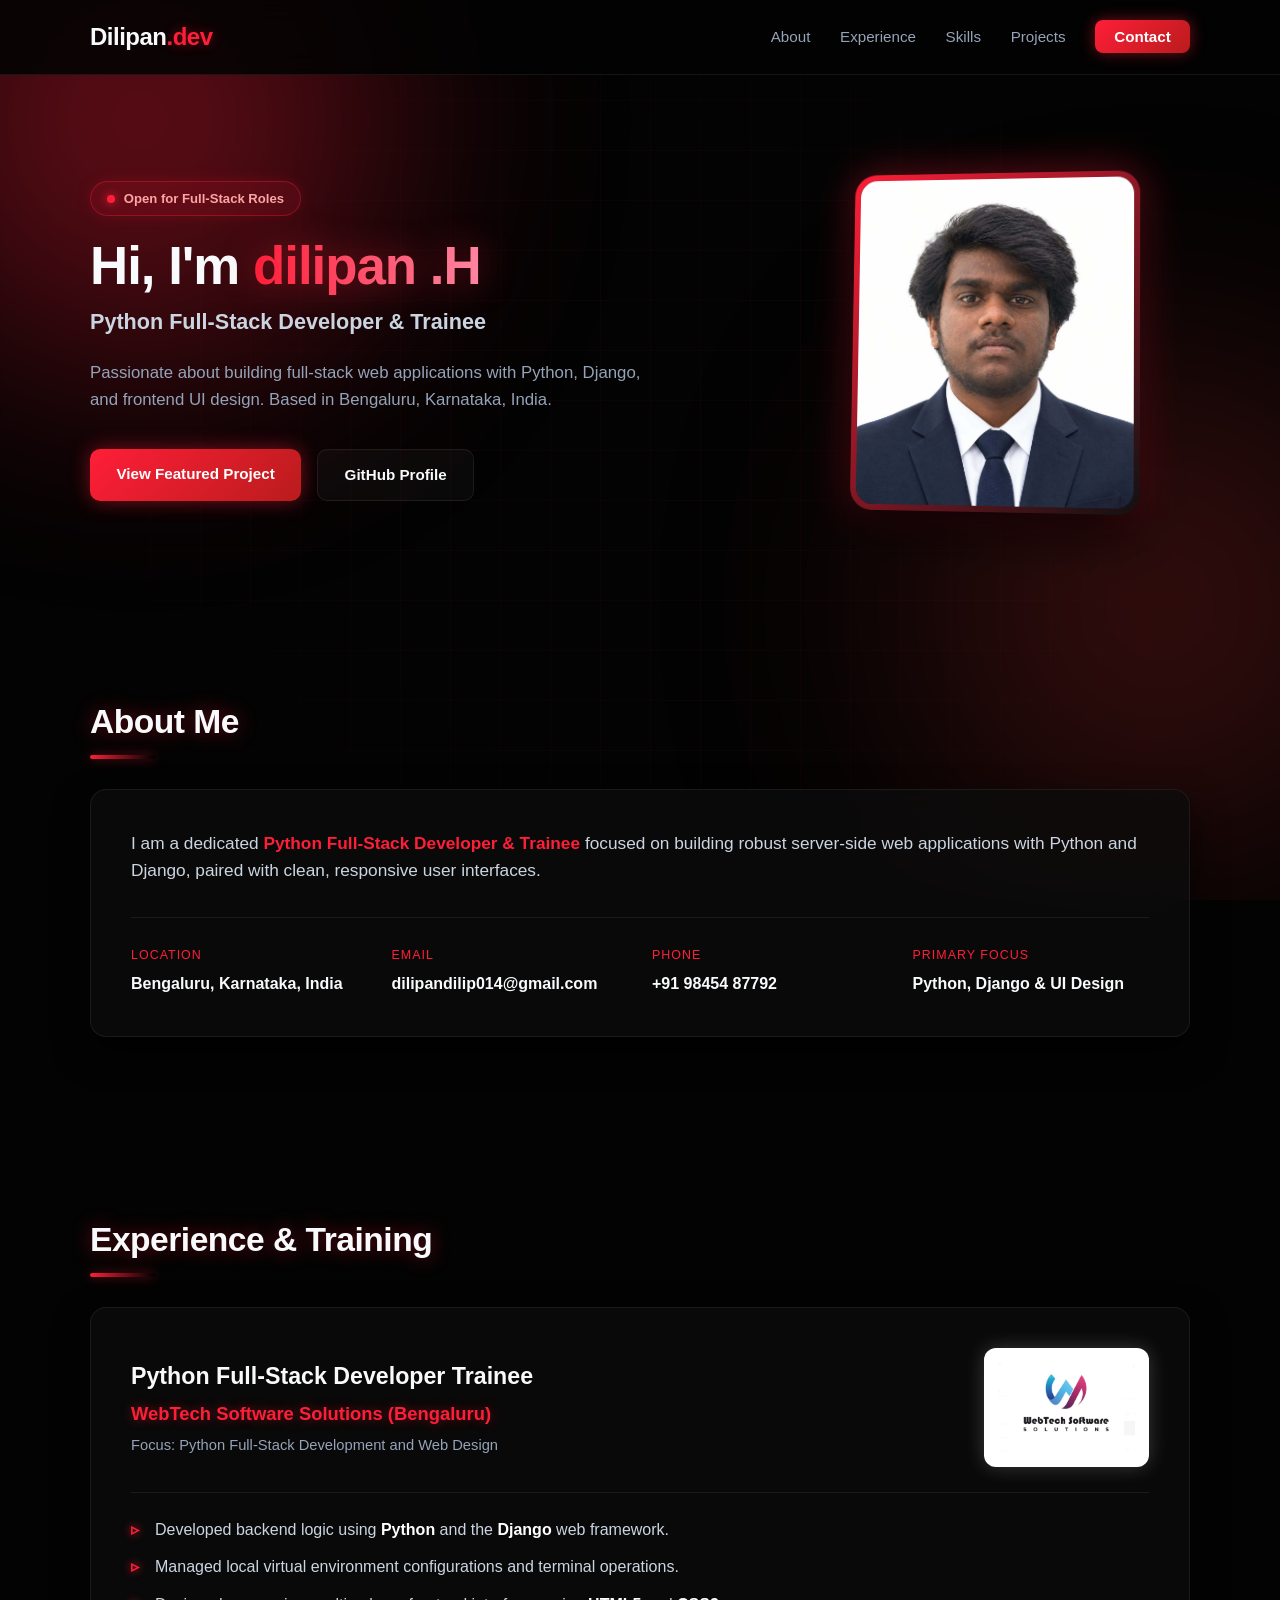
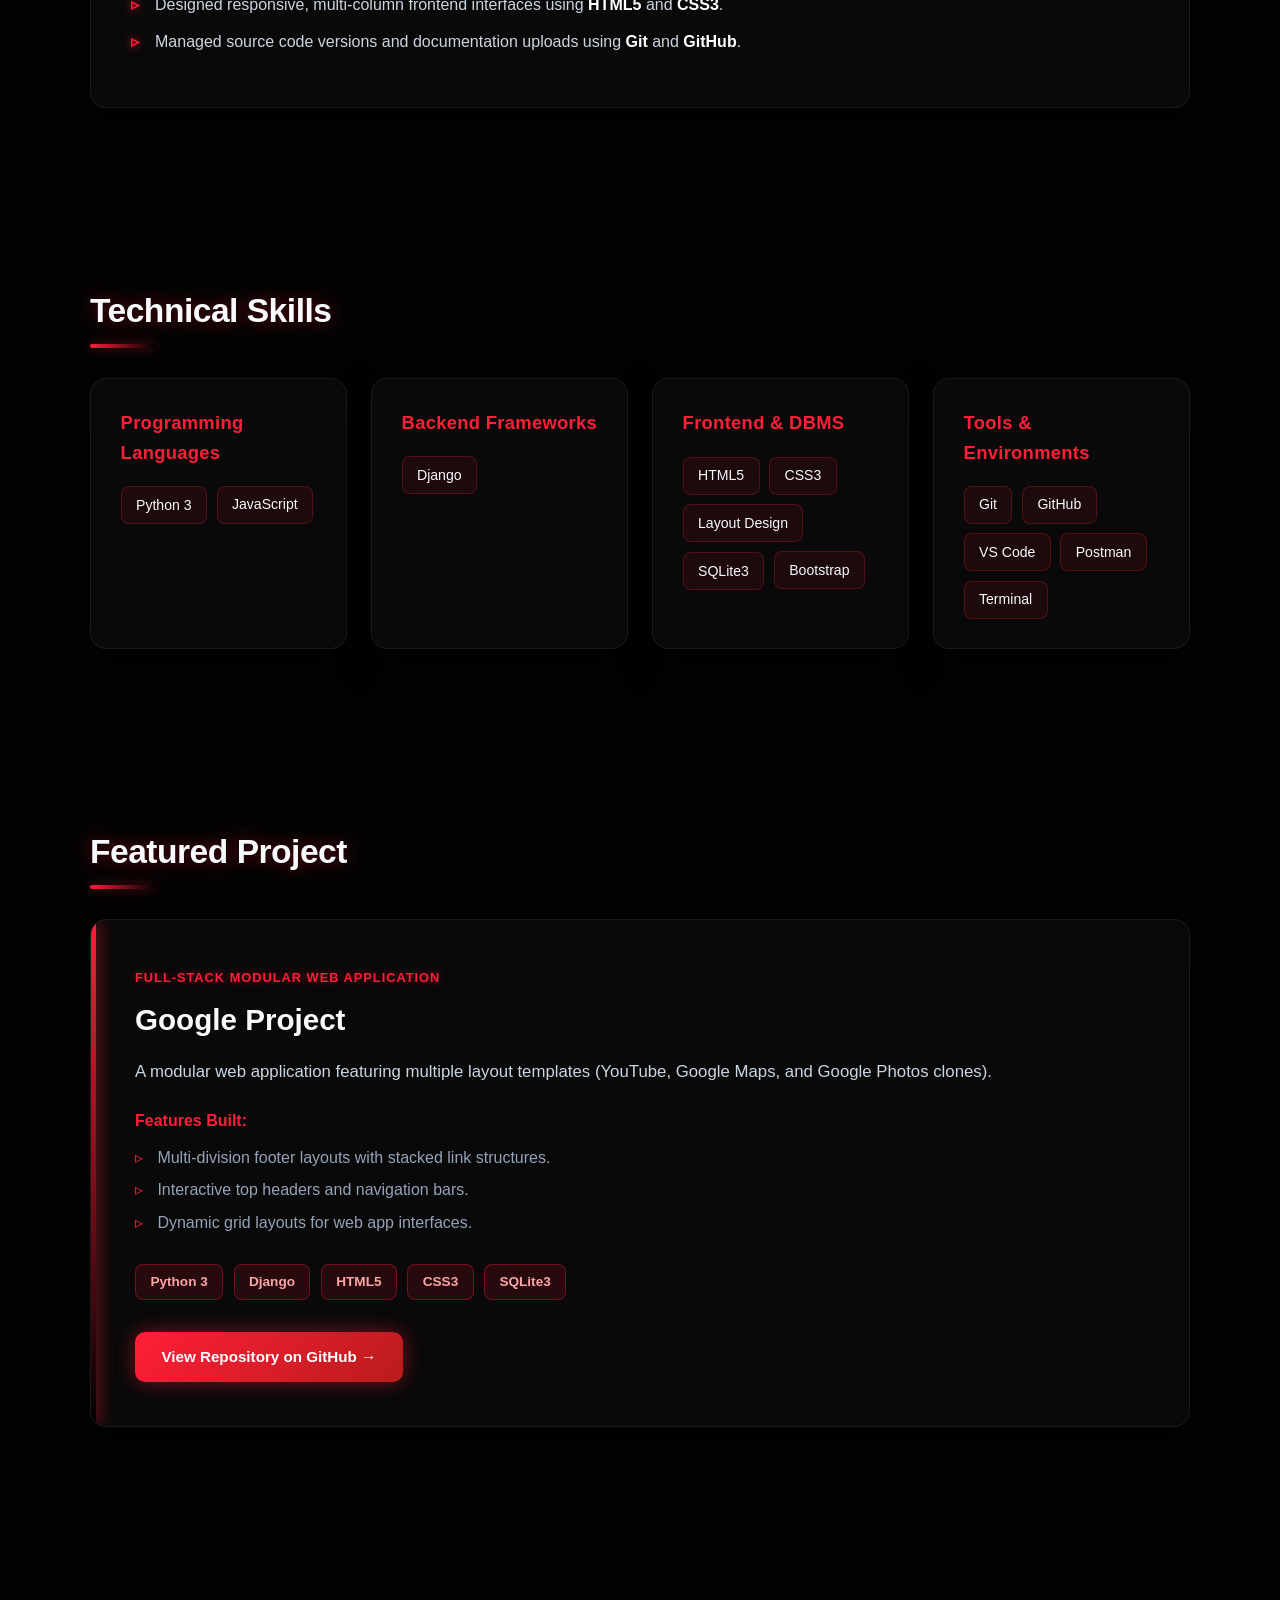
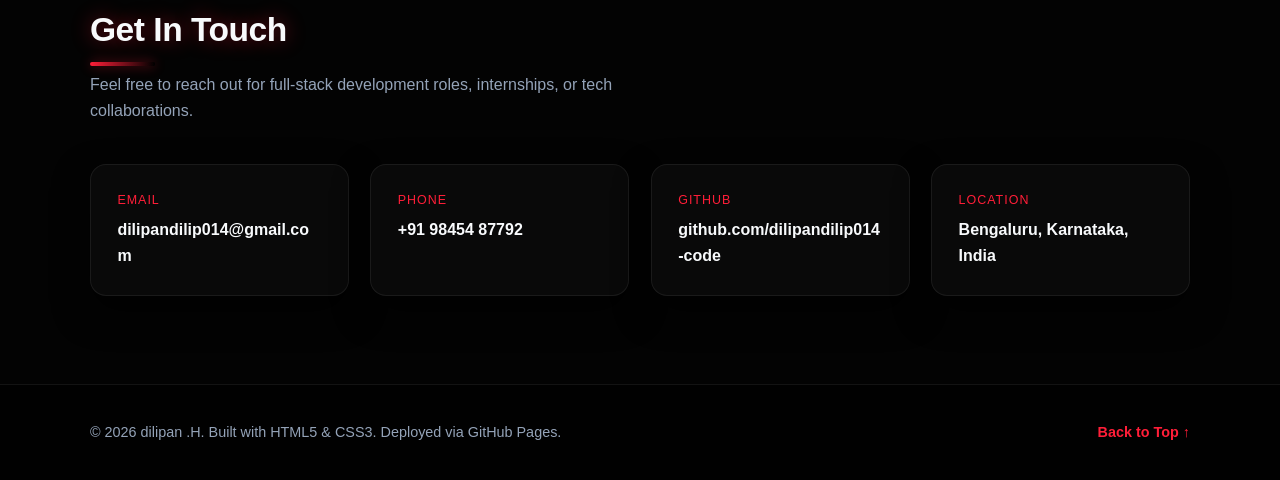
<file: index.html>
<!DOCTYPE html>
<html lang="en">
<head>
  <meta charset="UTF-8" />
  <meta name="viewport" content="width=device-width, initial-scale=1.0" />
  <meta name="description" content="Portfolio of dilipan .H - Python Full-Stack Developer & Trainee based in Bengaluru, India." />
  <title>dilipan .H | Python Full-Stack Developer</title>
  <link rel="stylesheet" href="style.css" />
</head>
<body>

  <!-- Ambient Crimson Red & Black Glowing Orbs & Grid -->
  <div class="ambient-bg" aria-hidden="true">
    <div class="glow-orb orb-red"></div>
    <div class="glow-orb orb-dark"></div>
    <div class="grid-overlay"></div>
  </div>

  <!-- Navigation Header -->
  <header class="site-header">
    <div class="container nav-wrapper">
      <a href="#home" class="brand-logo">Dilipan<span>.dev</span></a>
      <nav aria-label="Primary Navigation">
        <ul class="nav-links">
          <li><a href="#about">About</a></li>
          <li><a href="#experience">Experience</a></li>
          <li><a href="#skills">Skills</a></li>
          <li><a href="#projects">Projects</a></li>
          <li><a href="#contact" class="btn-nav">Contact</a></li>
        </ul>
      </nav>
    </div>
  </header>

  <main>
    <!-- Hero Section -->
    <section id="home" class="hero-section">
      <div class="container hero-grid">
        <div class="hero-content">
          <span class="badge"><span class="pulse-dot"></span> Open for Full-Stack Roles</span>
          <h1>Hi, I'm <span class="highlight">dilipan .H</span></h1>
          <p class="subtitle">Python Full-Stack Developer &amp; Trainee</p>
          <p class="hero-bio">
            Passionate about building full-stack web applications with Python, Django, and frontend UI design. Based in Bengaluru, Karnataka, India.
          </p>
          <div class="hero-actions">
            <a href="#projects" class="btn btn-primary">View Featured Project</a>
            <a href="https://github.com/dilipandilip014-code" target="_blank" rel="noopener noreferrer" class="btn btn-outline">
              GitHub Profile
            </a>
          </div>
        </div>

        <!-- 3D Perspective Profile Card -->
        <div class="hero-image-wrapper scene-3d">
          <div class="image-frame card-3d">
            <img src="assets/images/dilip-profile.jpeg" alt="dilipan .H - Python Full-Stack Developer" />
          </div>
        </div>
      </div>
    </section>

    <!-- About & Professional Background -->
    <section id="about" class="section">
      <div class="container">
        <h2 class="section-title">About Me</h2>
        <div class="scene-3d">
          <div class="glass-card card-3d">
            <p class="about-text">
              I am a dedicated <strong>Python Full-Stack Developer &amp; Trainee</strong> focused on building robust server-side web applications with Python and Django, paired with clean, responsive user interfaces.
            </p>
            <div class="quick-info-grid">
              <div class="info-item">
                <span class="info-label">Location</span>
                <span class="info-value">Bengaluru, Karnataka, India</span>
              </div>
              <div class="info-item">
                <span class="info-label">Email</span>
                <span class="info-value"><a href="mailto:dilipandilip014@gmail.com">dilipandilip014@gmail.com</a></span>
              </div>
              <div class="info-item">
                <span class="info-label">Phone</span>
                <span class="info-value"><a href="tel:+919845487792">+91 98454 87792</a></span>
              </div>
              <div class="info-item">
                <span class="info-label">Primary Focus</span>
                <span class="info-value">Python, Django &amp; UI Design</span>
              </div>
            </div>
          </div>
        </div>
      </div>
    </section>

    <!-- Professional Training & Work Experience -->
    <section id="experience" class="section">
      <div class="container">
        <h2 class="section-title">Experience &amp; Training</h2>
        <div class="scene-3d">
          <div class="glass-card card-3d">
            <div class="exp-header">
              <div class="exp-title-group">
                <h3>Python Full-Stack Developer Trainee</h3>
                <p class="company-name">WebTech Software Solutions (Bengaluru)</p>
                <span class="exp-focus">Focus: Python Full-Stack Development and Web Design</span>
              </div>
              <div class="company-logo-box">
                <img src="assets/images/com-logo.png" alt="WebTech Software Solutions Logo" />
              </div>
            </div>
            <ul class="exp-list">
              <li>Developed backend logic using <strong>Python</strong> and the <strong>Django</strong> web framework.</li>
              <li>Managed local virtual environment configurations and terminal operations.</li>
              <li>Designed responsive, multi-column frontend interfaces using <strong>HTML5</strong> and <strong>CSS3</strong>.</li>
              <li>Managed source code versions and documentation uploads using <strong>Git</strong> and <strong>GitHub</strong>.</li>
            </ul>
          </div>
        </div>
      </div>
    </section>

    <!-- Technical Skills Section -->
    <section id="skills" class="section">
      <div class="container">
        <h2 class="section-title">Technical Skills</h2>
        <div class="skills-grid scene-3d">
          <div class="glass-card skill-category card-3d">
            <h3>Programming Languages</h3>
            <div class="skill-tags">
              <span class="tag">Python 3</span>
              <span class="tag">JavaScript</span>
            </div>
          </div>
          <div class="glass-card skill-category card-3d">
            <h3>Backend Frameworks</h3>
            <div class="skill-tags">
              <span class="tag">Django</span>
            </div>
          </div>
          <div class="glass-card skill-category card-3d">
            <h3>Frontend &amp; DBMS</h3>
            <div class="skill-tags">
              <span class="tag">HTML5</span>
              <span class="tag">CSS3</span>
              <span class="tag">Layout Design</span>
              <span class="tag">SQLite3</span>
               <span class="tag">Bootstrap</span>
            </div>
          </div>
          <div class="glass-card skill-category card-3d">
            <h3>Tools &amp; Environments</h3>
            <div class="skill-tags">
              <span class="tag">Git</span>
              <span class="tag">GitHub</span>
              <span class="tag">VS Code</span>
              <span class="tag">Postman</span>
              <span class="tag">Terminal</span>
            </div>
          </div>
        </div>
      </div>
    </section>

    <!-- Featured Projects Section -->
    <section id="projects" class="section">
      <div class="container">
        <h2 class="section-title">Featured Project</h2>
        <div class="scene-3d">
          <article class="glass-card project-card card-3d">
            <div class="project-content">
              <div class="project-header">
                <span class="project-label">Full-Stack Modular Web Application</span>
                <h3>Google Project</h3>
              </div>
              <p class="project-desc">
                A modular web application featuring multiple layout templates (YouTube, Google Maps, and Google Photos clones).
              </p>
              <h4>Features Built:</h4>
              <ul class="project-features">
                <li>Multi-division footer layouts with stacked link structures.</li>
                <li>Interactive top headers and navigation bars.</li>
                <li>Dynamic grid layouts for web app interfaces.</li>
              </ul>
              <div class="tech-stack">
                <span>Python 3</span>
                <span>Django</span>
                <span>HTML5</span>
                <span>CSS3</span>
                <span>SQLite3</span>
                
              </div>
              <div class="project-links">
                <a href="https://github.com/dilipandilip014-code/django_project_blueprint" target="_blank" rel="noopener noreferrer" class="btn btn-primary">
                  View Repository on GitHub &rarr;
                </a>
              </div>
            </div>
          </article>
        </div>
      </div>
    </section>

    <!-- Contact Section -->
    <section id="contact" class="section">
      <div class="container">
        <h2 class="section-title">Get In Touch</h2>
        <p class="section-subtitle">Feel free to reach out for full-stack development roles, internships, or tech collaborations.</p>
        <div class="contact-grid scene-3d">
          <a href="mailto:dilipandilip014@gmail.com" class="glass-card contact-card card-3d">
            <span class="contact-type">Email</span>
            <span class="contact-detail">dilipandilip014@gmail.com</span>
          </a>
          <a href="tel:+919845487792" class="glass-card contact-card card-3d">
            <span class="contact-type">Phone</span>
            <span class="contact-detail">+91 98454 87792</span>
          </a>
          <a href="https://github.com/dilipandilip014-code" target="_blank" rel="noopener noreferrer" class="glass-card contact-card card-3d">
            <span class="contact-type">GitHub</span>
            <span class="contact-detail">github.com/dilipandilip014-code</span>
          </a>
          <div class="glass-card contact-card card-3d">
            <span class="contact-type">Location</span>
            <span class="contact-detail">Bengaluru, Karnataka, India</span>
          </div>
        </div>
      </div>
    </section>
  </main>

  <!-- Footer -->
  <footer class="site-footer">
    <div class="container footer-content">
      <p>&copy; 2026 dilipan .H. Built with HTML5 &amp; CSS3. Deployed via GitHub Pages.</p>
      <div class="footer-links">
        <a href="#home">Back to Top &uarr;</a>
      </div>
    </div>
  </footer>

</body>
</html>
</file>
<file: style.css>
/* =========================================
   CSS Variables & Reset (Black & Crimson Red Neon Theme)
   ========================================= */
:root {
  --bg-dark: #030303;
  --bg-card: rgba(12, 12, 12, 0.75);
  --bg-card-hover: rgba(22, 12, 12, 0.9);
  --primary-red: #ff1e38;
  --red-glow: rgba(255, 30, 56, 0.45);
  --dark-red: #b91c1c;
  --text-light: #f8fafc;
  --text-muted: #94a3b8;
  --border-glass: rgba(255, 255, 255, 0.07);
  --border-glow: rgba(255, 30, 56, 0.6);
  --radius: 16px;
  --transition-3d: transform 0.45s cubic-bezier(0.23, 1, 0.32, 1),
                   box-shadow 0.45s ease,
                   border-color 0.45s ease;
}

*,
*::before,
*::after {
  box-sizing: border-box;
  margin: 0;
  padding: 0;
}

html {
  scroll-behavior: smooth;
  font-size: 16px;
}

body {
  font-family: -apple-system, BlinkMacSystemFont, "Segoe UI", Roboto, Helvetica, Arial, sans-serif;
  color: var(--text-light);
  background-color: var(--bg-dark);
  line-height: 1.6;
  overflow-x: hidden;
  position: relative;
}

img {
  max-width: 100%;
  display: block;
}

a {
  text-decoration: none;
  color: inherit;
}

ul {
  list-style: none;
}

.container {
  width: 90%;
  max-width: 1100px;
  margin: 0 auto;
  position: relative;
  z-index: 2;
}

.section {
  padding: 5.5rem 0;
}

/* =========================================
   Ambient Crimson Red & Black Glowing Orbs
   ========================================= */
.ambient-bg {
  position: fixed;
  inset: 0;
  z-index: 0;
  pointer-events: none;
  overflow: hidden;
}

.grid-overlay {
  position: absolute;
  inset: 0;
  background-image:
    linear-gradient(rgba(255, 30, 56, 0.035) 1px, transparent 1px),
    linear-gradient(90deg, rgba(255, 30, 56, 0.035) 1px, transparent 1px);
  background-size: 50px 50px;
  mask-image: radial-gradient(circle at center, black 40%, transparent 90%);
  -webkit-mask-image: radial-gradient(circle at center, black 40%, transparent 90%);
}

.glow-orb {
  position: absolute;
  border-radius: 50%;
  filter: blur(130px);
  opacity: 0.38;
  animation: floatOrb 14s ease-in-out infinite alternate;
}

.orb-red {
  width: 480px;
  height: 480px;
  background: var(--primary-red);
  top: -120px;
  left: -100px;
}

.orb-dark {
  width: 500px;
  height: 500px;
  background: #7f1d1d;
  bottom: 5%;
  right: -130px;
  animation-delay: -7s;
}

@keyframes floatOrb {
  0% { transform: translate(0, 0) scale(1); }
  100% { transform: translate(40px, 50px) scale(1.15); }
}

/* =========================================
   3D Perspective & Glass Card System
   ========================================= */
.scene-3d {
  perspective: 1200px;
}

.glass-card {
  background: var(--bg-card);
  backdrop-filter: blur(18px);
  -webkit-backdrop-filter: blur(18px);
  border: 1px solid var(--border-glass);
  border-radius: var(--radius);
  box-shadow: 0 15px 35px rgba(0, 0, 0, 0.7);
  transform-style: preserve-3d;
  transition: var(--transition-3d);
}

.card-3d:hover {
  transform: translateY(-8px) rotateX(3deg) rotateY(-2deg);
  background: var(--bg-card-hover);
  border-color: var(--border-glow);
  box-shadow:
    0 25px 50px rgba(0, 0, 0, 0.9),
    0 0 35px var(--red-glow),
    inset 0 0 20px rgba(255, 30, 56, 0.08);
}

/* =========================================
   Section Headings
   ========================================= */
.section-title {
  font-size: 2.1rem;
  font-weight: 800;
  margin-bottom: 2.5rem;
  position: relative;
  display: inline-block;
  letter-spacing: -0.5px;
  text-shadow: 0 0 20px var(--red-glow);
}

.section-title::after {
  content: "";
  position: absolute;
  left: 0;
  bottom: -10px;
  width: 65px;
  height: 4px;
  background: linear-gradient(90deg, var(--primary-red), #000000);
  border-radius: 2px;
  box-shadow: 0 0 12px var(--red-glow);
}

.section-subtitle {
  color: var(--text-muted);
  margin-top: -1.5rem;
  margin-bottom: 2.5rem;
  max-width: 600px;
}

/* =========================================
   Header & Navigation
   ========================================= */
.site-header {
  position: sticky;
  top: 0;
  z-index: 1000;
  background-color: rgba(3, 3, 3, 0.88);
  backdrop-filter: blur(14px);
  -webkit-backdrop-filter: blur(14px);
  border-bottom: 1px solid var(--border-glass);
}

.nav-wrapper {
  display: flex;
  justify-content: space-between;
  align-items: center;
  height: 74px;
}

.brand-logo {
  font-size: 1.5rem;
  font-weight: 800;
  letter-spacing: -0.5px;
  color: var(--text-light);
}

.brand-logo span {
  color: var(--primary-red);
  text-shadow: 0 0 12px var(--red-glow);
}

.nav-links {
  display: flex;
  align-items: center;
  gap: 1.85rem;
}

.nav-links a {
  font-size: 0.95rem;
  font-weight: 500;
  color: var(--text-muted);
  transition: all 0.25s ease;
}

.nav-links a:hover {
  color: var(--primary-red);
  text-shadow: 0 0 10px var(--red-glow);
}

.nav-links .btn-nav {
  background: linear-gradient(135deg, var(--primary-red), var(--dark-red));
  color: #ffffff;
  font-weight: 700;
  padding: 0.5rem 1.2rem;
  border-radius: 8px;
  box-shadow: 0 0 15px var(--red-glow);
}

.nav-links .btn-nav:hover {
  color: #ffffff;
  transform: translateY(-2px);
  box-shadow: 0 0 25px var(--primary-red);
}

/* =========================================
   Buttons
   ========================================= */
.btn {
  display: inline-block;
  padding: 0.8rem 1.65rem;
  border-radius: 10px;
  font-weight: 700;
  font-size: 0.95rem;
  transition: all 0.3s ease;
  cursor: pointer;
}

.btn-primary {
  background: linear-gradient(135deg, var(--primary-red), var(--dark-red));
  color: #ffffff;
  border: none;
  box-shadow: 0 0 20px var(--red-glow);
}

.btn-primary:hover {
  transform: translateY(-3px) scale(1.02);
  box-shadow: 0 0 32px var(--primary-red);
}

.btn-outline {
  background-color: rgba(255, 255, 255, 0.03);
  color: var(--text-light);
  border: 1px solid var(--border-glass);
}

.btn-outline:hover {
  border-color: var(--primary-red);
  color: #ffffff;
  box-shadow: 0 0 22px var(--red-glow);
  transform: translateY(-3px);
}

/* =========================================
   Hero Section & 3D Floating Photo
   ========================================= */
.hero-section {
  padding: 6rem 0;
}

.hero-grid {
  display: grid;
  grid-template-columns: 1.25fr 0.75fr;
  align-items: center;
  gap: 3.5rem;
}

.badge {
  display: inline-flex;
  align-items: center;
  gap: 0.55rem;
  background: rgba(255, 30, 56, 0.12);
  border: 1px solid rgba(255, 30, 56, 0.35);
  color: #fca5a5;
  font-size: 0.82rem;
  font-weight: 600;
  padding: 0.4rem 1rem;
  border-radius: 999px;
  margin-bottom: 1.25rem;
  box-shadow: 0 0 15px rgba(255, 30, 56, 0.15);
}

.pulse-dot {
  width: 8px;
  height: 8px;
  background-color: var(--primary-red);
  border-radius: 50%;
  box-shadow: 0 0 10px var(--primary-red);
  animation: pulse 1.8s infinite;
}

@keyframes pulse {
  0%, 100% { opacity: 1; transform: scale(1); }
  50% { opacity: 0.4; transform: scale(1.4); }
}

.hero-content h1 {
  font-size: 3.3rem;
  line-height: 1.12;
  margin-bottom: 0.6rem;
  letter-spacing: -1px;
}

.hero-content .highlight {
  background: linear-gradient(90deg, var(--primary-red), #ff85a1);
  -webkit-background-clip: text;
  -webkit-text-fill-color: transparent;
  filter: drop-shadow(0 0 18px var(--red-glow));
}

.hero-content .subtitle {
  font-size: 1.35rem;
  font-weight: 600;
  color: #cbd5e1;
  margin-bottom: 1.25rem;
}

.hero-bio {
  color: var(--text-muted);
  font-size: 1.05rem;
  max-width: 560px;
  margin-bottom: 2.25rem;
}

.hero-actions {
  display: flex;
  flex-wrap: wrap;
  gap: 1rem;
}

.hero-image-wrapper {
  display: flex;
  justify-content: center;
}

.image-frame {
  position: relative;
  width: 290px;
  height: 340px;
  border-radius: 22px;
  padding: 6px;
  background: linear-gradient(135deg, var(--primary-red), #111111);
  box-shadow:
    0 20px 50px rgba(0, 0, 0, 0.9),
    0 0 40px var(--red-glow);
  transform: rotateY(-8deg) rotateX(4deg);
  transition: transform 0.5s cubic-bezier(0.23, 1, 0.32, 1), box-shadow 0.5s ease;
}

.image-frame:hover {
  transform: rotateY(0deg) rotateX(0deg) translateY(-10px) scale(1.03);
  box-shadow:
    0 30px 60px rgba(0, 0, 0, 0.95),
    0 0 60px var(--primary-red);
}

.image-frame img {
  width: 100%;
  height: 100%;
  border-radius: 17px;
  object-fit: cover;
  object-position: top center;
  background-color: #0c0c0c;
}

/* =========================================
   About Section
   ========================================= */
#about .glass-card {
  padding: 2.5rem;
}

.about-text {
  font-size: 1.08rem;
  color: #cbd5e1;
  margin-bottom: 2rem;
}

.about-text strong {
  color: var(--primary-red);
}

.quick-info-grid {
  display: grid;
  grid-template-columns: repeat(auto-fit, minmax(210px, 1fr));
  gap: 1.5rem;
  padding-top: 1.75rem;
  border-top: 1px solid var(--border-glass);
}

.info-label {
  display: block;
  font-size: 0.78rem;
  text-transform: uppercase;
  letter-spacing: 1px;
  color: var(--primary-red);
  margin-bottom: 0.3rem;
}

.info-value {
  font-weight: 600;
  color: var(--text-light);
}

.info-value a:hover {
  color: var(--primary-red);
  text-shadow: 0 0 10px var(--red-glow);
}

/* =========================================
   Experience Section
   ========================================= */
#experience .glass-card {
  padding: 2.5rem;
}

.exp-header {
  display: flex;
  justify-content: space-between;
  align-items: center;
  gap: 1.5rem;
  padding-bottom: 1.5rem;
  margin-bottom: 1.5rem;
  border-bottom: 1px solid var(--border-glass);
}

.exp-title-group h3 {
  font-size: 1.45rem;
  color: var(--text-light);
}

.company-name {
  font-size: 1.15rem;
  font-weight: 700;
  color: var(--primary-red);
  margin: 0.25rem 0;
  text-shadow: 0 0 12px var(--red-glow);
}

.exp-focus {
  display: inline-block;
  font-size: 0.92rem;
  color: var(--text-muted);
}

.company-logo-box {
  width: 165px;
  padding: 0.65rem 0.85rem;
  background: #ffffff;
  border-radius: 12px;
  box-shadow: 0 0 20px rgba(255, 255, 255, 0.2);
  flex-shrink: 0;
  transform: translateZ(20px);
}

.exp-list {
  list-style: none;
  color: #cbd5e1;
}

.exp-list li {
  position: relative;
  padding-left: 1.5rem;
  margin-bottom: 0.75rem;
}

.exp-list li::before {
  content: "▹";
  position: absolute;
  left: 0;
  color: var(--primary-red);
  font-weight: bold;
  text-shadow: 0 0 8px var(--primary-red);
}

.exp-list strong {
  color: #ffffff;
}

/* =========================================
   Skills Section (3D Grid Tiles)
   ========================================= */
.skills-grid {
  display: grid;
  grid-template-columns: repeat(auto-fit, minmax(235px, 1fr));
  gap: 1.5rem;
}

.skill-category {
  padding: 1.85rem;
}

.skill-category:hover {
  transform: translateY(-10px) rotateX(5deg) rotateY(4deg);
}

.skill-category h3 {
  font-size: 1.15rem;
  margin-bottom: 1.15rem;
  color: var(--primary-red);
  letter-spacing: 0.3px;
}

.skill-tags {
  display: flex;
  flex-wrap: wrap;
  gap: 0.6rem;
}

.tag {
  background: rgba(255, 30, 56, 0.08);
  color: var(--text-light);
  font-size: 0.88rem;
  font-weight: 500;
  padding: 0.42rem 0.9rem;
  border-radius: 8px;
  border: 1px solid rgba(255, 30, 56, 0.25);
  transition: all 0.25s ease;
}

.tag:hover {
  background: rgba(255, 30, 56, 0.2);
  border-color: var(--primary-red);
  box-shadow: 0 0 12px var(--red-glow);
  transform: translateZ(12px);
}

/* =========================================
   Featured Project Section
   ========================================= */
.project-card {
  padding: 2.75rem;
  position: relative;
  overflow: hidden;
}

.project-card::before {
  content: "";
  position: absolute;
  top: 0;
  left: 0;
  width: 5px;
  height: 100%;
  background: linear-gradient(180deg, var(--primary-red), #000000);
  box-shadow: 0 0 18px var(--primary-red);
}

.project-label {
  font-size: 0.8rem;
  font-weight: 700;
  text-transform: uppercase;
  letter-spacing: 1px;
  color: var(--primary-red);
  text-shadow: 0 0 10px var(--red-glow);
}

.project-header h3 {
  font-size: 1.85rem;
  margin: 0.4rem 0 1rem;
}

.project-desc {
  color: #cbd5e1;
  font-size: 1.05rem;
  margin-bottom: 1.35rem;
}

.project-content h4 {
  font-size: 1rem;
  color: var(--primary-red);
  margin-bottom: 0.7rem;
}

.project-features {
  color: var(--text-muted);
  margin-bottom: 1.75rem;
}

.project-features li {
  position: relative;
  padding-left: 1.4rem;
  margin-bottom: 0.45rem;
}

.project-features li::before {
  content: "▹";
  position: absolute;
  left: 0;
  color: var(--primary-red);
}

.tech-stack {
  display: flex;
  flex-wrap: wrap;
  gap: 0.65rem;
  margin-bottom: 2rem;
}

.tech-stack span {
  background: rgba(255, 30, 56, 0.12);
  border: 1px solid rgba(255, 30, 56, 0.35);
  color: #fca5a5;
  font-size: 0.85rem;
  font-weight: 600;
  padding: 0.38rem 0.9rem;
  border-radius: 8px;
}

/* =========================================
   Contact & Footer
   ========================================= */
.contact-grid {
  display: grid;
  grid-template-columns: repeat(auto-fit, minmax(225px, 1fr));
  gap: 1.35rem;
}

.contact-card {
  padding: 1.65rem;
}

a.contact-card:hover {
  border-color: var(--primary-red);
  box-shadow:
    0 20px 40px rgba(0, 0, 0, 0.8),
    0 0 25px var(--red-glow);
}

.contact-type {
  display: block;
  font-size: 0.78rem;
  text-transform: uppercase;
  letter-spacing: 1px;
  color: var(--primary-red);
  margin-bottom: 0.4rem;
}

.contact-detail {
  font-weight: 600;
  color: var(--text-light);
  word-break: break-word;
}

.site-footer {
  background-color: rgba(2, 2, 2, 0.95);
  border-top: 1px solid var(--border-glass);
  color: var(--text-muted);
  padding: 2.25rem 0;
  font-size: 0.9rem;
  position: relative;
  z-index: 2;
}

.footer-content {
  display: flex;
  justify-content: space-between;
  align-items: center;
  flex-wrap: wrap;
  gap: 1rem;
}

.footer-links a {
  color: var(--primary-red);
  font-weight: 600;
}

.footer-links a:hover {
  text-shadow: 0 0 10px var(--red-glow);
}

/* =========================================
   Responsive Media Queries
   ========================================= */
@media (max-width: 768px) {
  .nav-links {
    display: none;
  }

  .hero-grid {
    grid-template-columns: 1fr;
    text-align: center;
  }

  .hero-content h1 {
    font-size: 2.45rem;
  }

  .hero-bio {
    margin-left: auto;
    margin-right: auto;
  }

  .hero-actions {
    justify-content: center;
  }

  .hero-image-wrapper {
    order: -1;
  }

  .image-frame {
    transform: none;
  }

  .exp-header {
    flex-direction: column;
    align-items: flex-start;
  }
}
</file>
